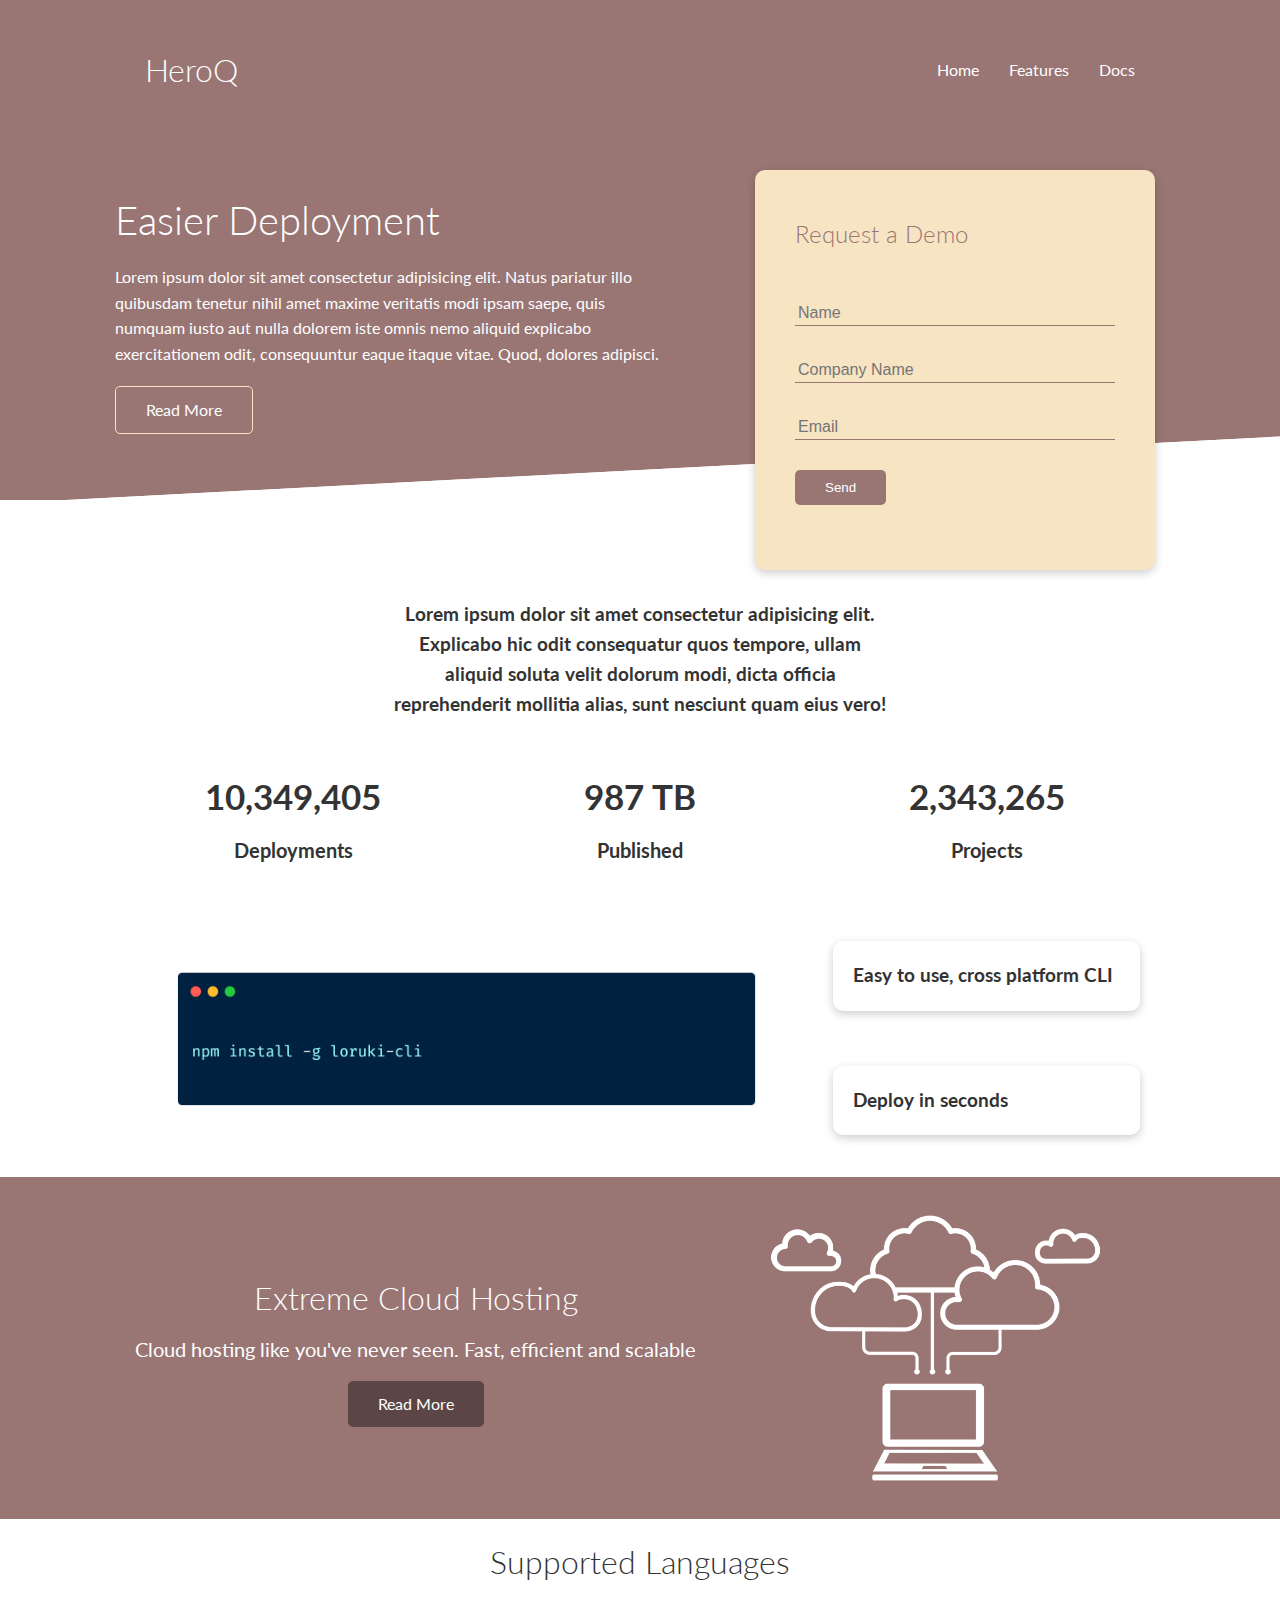
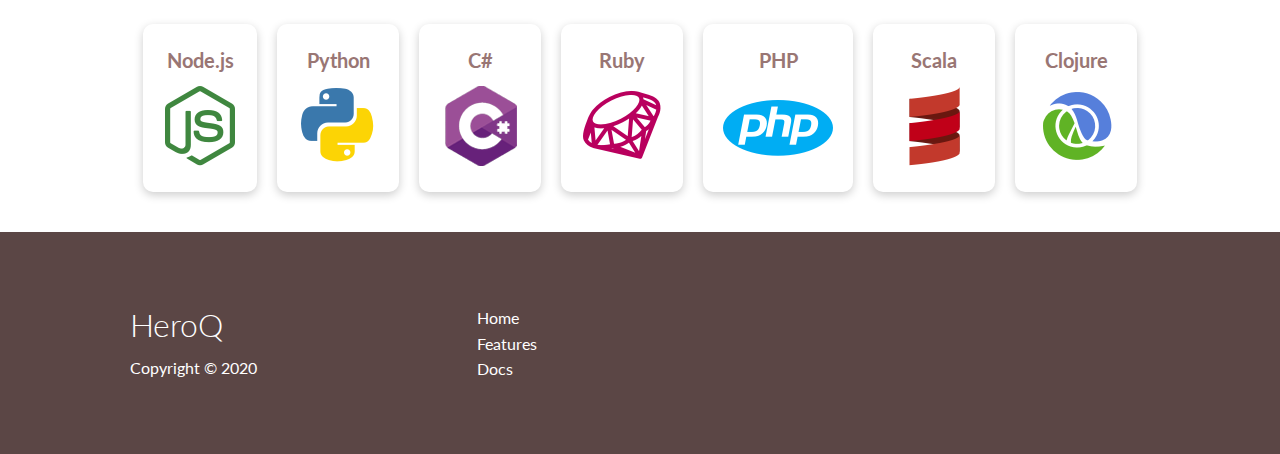
<file: index.html>
<!DOCTYPE html>
<html lang="en">
<head>
  <meta charset="UTF-8">
  <meta name="viewport" content="width=device-width, initial-scale=1.0">
  <link rel="stylesheet" href="https://cdnjs.cloudflare.com/ajax/libs/font-awesome/5.15.1/css/all.min.css" integrity="sha512-+4zCK9k+qNFUR5X+cKL9EIR+ZOhtIloNl9GIKS57V1MyNsYpYcUrUeQc9vNfzsWfV28IaLL3i96P9sdNyeRssA==" crossorigin="anonymous" />
  <link rel="stylesheet" href="css/utilities.css">
  <link rel="stylesheet" href="css/style.css">
  <title>HeroQ | Cloud Hosting For Everyone</title>
</head>
<body>
  <!-- Navbar -->
  <div class="navbar">
    <div class="container flex">
      <a href="#"><h1 class="logo">HeroQ</h1></a>
      <nav>
        <ul>
          <li><a href="index.html">Home</a></li>
          <li><a href="features.html">Features</a></li>
          <li><a href="docs.html">Docs</a></li>
        </ul>
      </nav>
    </div>
  </div>

  <!-- Showcase -->
  <section class="showcase">
    <div class="container grid">
      <div class="showcase-text">
        <h1>Easier Deployment</h1>
        <p>Lorem ipsum dolor sit amet consectetur adipisicing elit. Natus pariatur illo quibusdam tenetur nihil amet maxime veritatis modi ipsam saepe, quis numquam iusto aut nulla dolorem iste omnis nemo aliquid explicabo exercitationem odit, consequuntur eaque itaque vitae. Quod, dolores adipisci.</p>
        <a href="features.html" class="btn btn-outline">Read More</a>
      </div>
      <div class="showcase-form card">
        <h2>Request a Demo</h2>
        <form name="contact" method="POST" netlify-honeypot="bot-field"  data-netlify="true">
          <input type="hidden" name="form-name" value="contact">
          <p class="hidden">
            <label>Don’t fill this out if you're human: <input name="bot-field" /></label>
          </p>
          <div class="form-control">
            <input type="text" name="name" placeholder="Name" required>
          </div>
          <div class="form-control">
            <input type="text" name="company" placeholder="Company Name" required>
          </div>
          <div class="form-control">
            <input type="email" name="email" placeholder="Email" required>
          </div>
          <input type="submit" value="Send" class="btn btn-primary">
        </form>
      </div>
    </div>
  </section>

  <!-- Stats -->
  <section class="stats">
    <div class="container">
      <h3 class="stats-heading text-center my-1">
        Lorem ipsum dolor sit amet consectetur adipisicing elit. Explicabo hic odit consequatur quos tempore, ullam aliquid soluta velit dolorum modi, dicta officia reprehenderit mollitia alias, sunt nesciunt quam eius vero!
      </h3>

      <div class="grid grid-3 text-center my-4">
        <div>
          <i class="fas fa-server fa-3x"></i>
          <h3>10,349,405</h3>
          <p>Deployments</p> 
        </div>
        <div>
          <i class="fas fa-upload fa-3x"></i>
          <h3>987 TB</h3>
          <p>Published</p>
        </div>
        <div>
          <i class="fas fa-project-diagram fa-3x"></i>
          <h3>2,343,265</h3>
          <p>Projects</p>
        </div>
      </div>
    </div>
  </section>

  <!-- Cli -->
  <section class="cli">
    <div class="container grid">
      <img src="images/cli.png" alt="">
      <div class="card">
        <h3>Easy to use, cross platform CLI</h3>        
      </div>
      <div class="card">
        <h3>Deploy in seconds</h3>        
      </div>
    </div>
  </section>

  <!-- Cloud -->
  <section class="cloud bg-primary my-2 py-2">
    <div class="container grid">
      <div class="text-center">
        <h2 class="md">Extreme Cloud Hosting</h2>
        <p class="lead my-1">Cloud hosting like you've never seen.
          Fast, efficient and scalable
        </p>
        <a href="features.html" class="btn btn-dark">Read More</a>
      </div>
      <img src="images/cloud.png" alt="">
    </div>
  </section>

  <!-- Languages -->
  <section class="languages">
    <h2 class="md text-center my-2">
      Supported Languages
    </h2>
    <div class="container flex">
      <div class="card">
        <h4>Node.js</h4>
        <img src="images/logos/node.png" alt="">
      </div>
      <div class="card">
        <h4>Python</h4>
        <img src="images/logos/python.png" alt="">
      </div>
      <div class="card">
        <h4>C#</h4>
        <img src="images/logos/csharp.png" alt="">
      </div>
      <div class="card">
        <h4>Ruby</h4>
        <img src="images/logos/ruby.png" alt="">
      </div>
      <div class="card">
        <h4>PHP</h4>
        <img src="images/logos/php.png" alt="">
      </div>
      <div class="card">
        <h4>Scala</h4>
        <img src="images/logos/scala.png" alt="">
      </div>
      <div class="card">
        <h4>Clojure</h4>
        <img src="images/logos/clojure.png" alt="">
      </div>
    </div>
  </section>

  <!-- Footer -->
  <footer class="footer bg-dark py-5">
    <div class="container grid grid-3">
      <div>
        <h1>HeroQ</h1>
        <p>Copyright &copy; 2020</p>
      </div>
      <nav>
        <ul>
          <li><a href="index.html">Home</a></li>
          <li><a href="features.html">Features</a></li>
          <li><a href="docs.html">Docs</a></li>
        </ul>
      </nav>
      <div class="social">
        <a href="#"><i class="fab fa-github fa-2x"></i></a>
        <a href="#"><i class="fab fa-facebook fa-2x"></i></a>
        <a href="#"><i class="fab fa-instagram fa-2x"></i></a>
        <a href="#"><i class="fab fa-twitter fa-2x"></i></a>
      </div>
    </div>
  </footer>
</body>
</html>
</file>
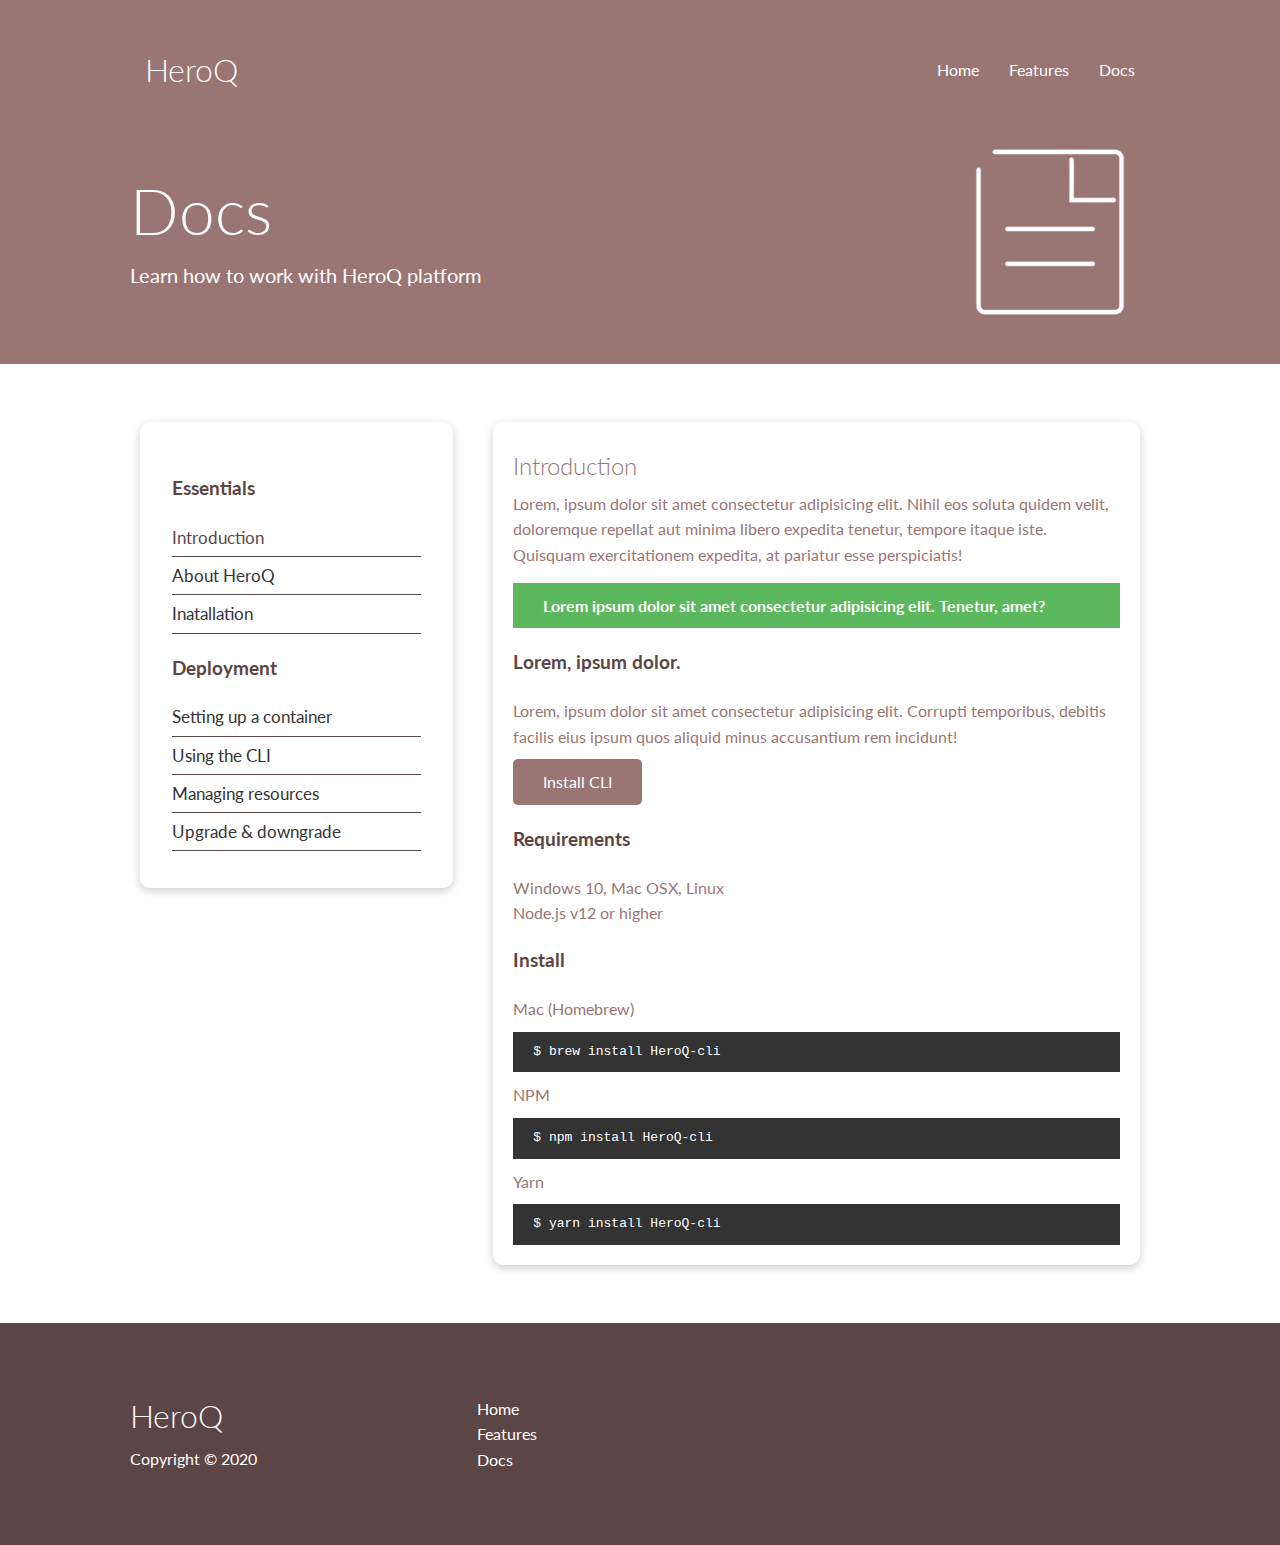
<file: docs.html>
<!DOCTYPE html>
<html lang="en">
<head>
  <meta charset="UTF-8">
  <meta name="viewport" content="width=device-width, initial-scale=1.0">
  <link rel="stylesheet" href="https://cdnjs.cloudflare.com/ajax/libs/font-awesome/5.15.1/css/all.min.css" integrity="sha512-+4zCK9k+qNFUR5X+cKL9EIR+ZOhtIloNl9GIKS57V1MyNsYpYcUrUeQc9vNfzsWfV28IaLL3i96P9sdNyeRssA==" crossorigin="anonymous" />
  <link rel="stylesheet" href="css/utilities.css">
  <link rel="stylesheet" href="css/style.css">
  <title>HeroQ | Cloud Hosting For Everyone</title>
</head>
<body>
  <!-- Navbar -->
  <div class="navbar">
    <div class="container flex">
      <a href="index.html"><h1 class="logo">HeroQ</h1></a>
      <nav>
        <ul>
          <li><a href="index.html">Home</a></li>
          <li><a href="features.html">Features</a></li>
          <li><a href="docs.html">Docs</a></li>
        </ul>
      </nav>
    </div>
  </div>

  <!-- Head -->
  <section class="docs-head bg-primary py-3">
    <div class="container grid">
      <div>
        <h1 class="xl">Docs</h1>
        <p class="lead">
          Learn how to work with HeroQ platform 
        </p>        
      </div>
      <img src="images/docs.png" alt="">
    </div>
  </section>

  <!-- Docs main -->
  <section class="docs-main my-4">
    <div class="container grid">
      <div class="card bg-light p-3">
        <h3 class="my-2">Essentials</h3>
        <nav>
          <ul>
            <li><a class="text-dark" href="#">Introduction</a></li>
            <li><a href="#">About HeroQ</a></li>
            <li><a href="#">Inatallation</a></li>
          </ul>
        </nav>

        <h3 class="my-2">Deployment</h3>
        <nav>
          <ul>
            <li><a href="#">Setting up a container</a></li>
            <li><a href="#">Using the CLI</a></li>
            <li><a href="#">Managing resources</a></li>
            <li><a href="#">Upgrade & downgrade</a></li>
          </ul>
        </nav>
      </div>

      <div class="card">
        <h2>Introduction</h2>
        <p>Lorem, ipsum dolor sit amet consectetur adipisicing elit. Nihil eos soluta quidem velit, doloremque repellat aut minima libero expedita tenetur, tempore itaque iste. Quisquam exercitationem expedita, at pariatur esse perspiciatis!</p>

        <div class="alert alert-success">
          <i class="fas fa-info"></i>Lorem ipsum dolor sit amet consectetur adipisicing elit. Tenetur, amet?
        </div>

        <h3>Lorem, ipsum dolor.</h3>
        <p>Lorem, ipsum dolor sit amet consectetur adipisicing elit. Corrupti temporibus, debitis facilis eius ipsum quos aliquid minus accusantium rem incidunt!</p>
        <a href="#" class="btn btn-primary">Install CLI</a>

        <h3>Requirements</h3>
        <ul>
          <li>Windows 10, Mac OSX, Linux</li>
          <li>Node.js v12 or higher</li>
        </ul>

        <h3>Install</h3>
        <p>Mac (Homebrew)</p>
        <pre><code>$ brew install HeroQ-cli</code></pre>
        <p>NPM</p>
        <pre><code>$ npm install HeroQ-cli</code></pre>
        <p>Yarn</p>
        <pre><code>$ yarn install HeroQ-cli</code></pre>
      </div>
    </div>
  </section>

 
  <!-- Footer -->
  <footer class="footer bg-dark py-5">
    <div class="container grid grid-3">
      <div>
        <h1>HeroQ</h1>
        <p>Copyright &copy; 2020</p>
      </div>
      <nav>
        <ul>
          <li><a href="index.html">Home</a></li>
          <li><a href="features.html">Features</a></li>
          <li><a href="docs.html">Docs</a></li>
        </ul>
      </nav>
      <div class="social">
        <a href="#"><i class="fab fa-github fa-2x"></i></a>
        <a href="#"><i class="fab fa-facebook fa-2x"></i></a>
        <a href="#"><i class="fab fa-instagram fa-2x"></i></a>
        <a href="#"><i class="fab fa-twitter fa-2x"></i></a>
      </div>
    </div>
  </footer>
</body>
</html>
</file>
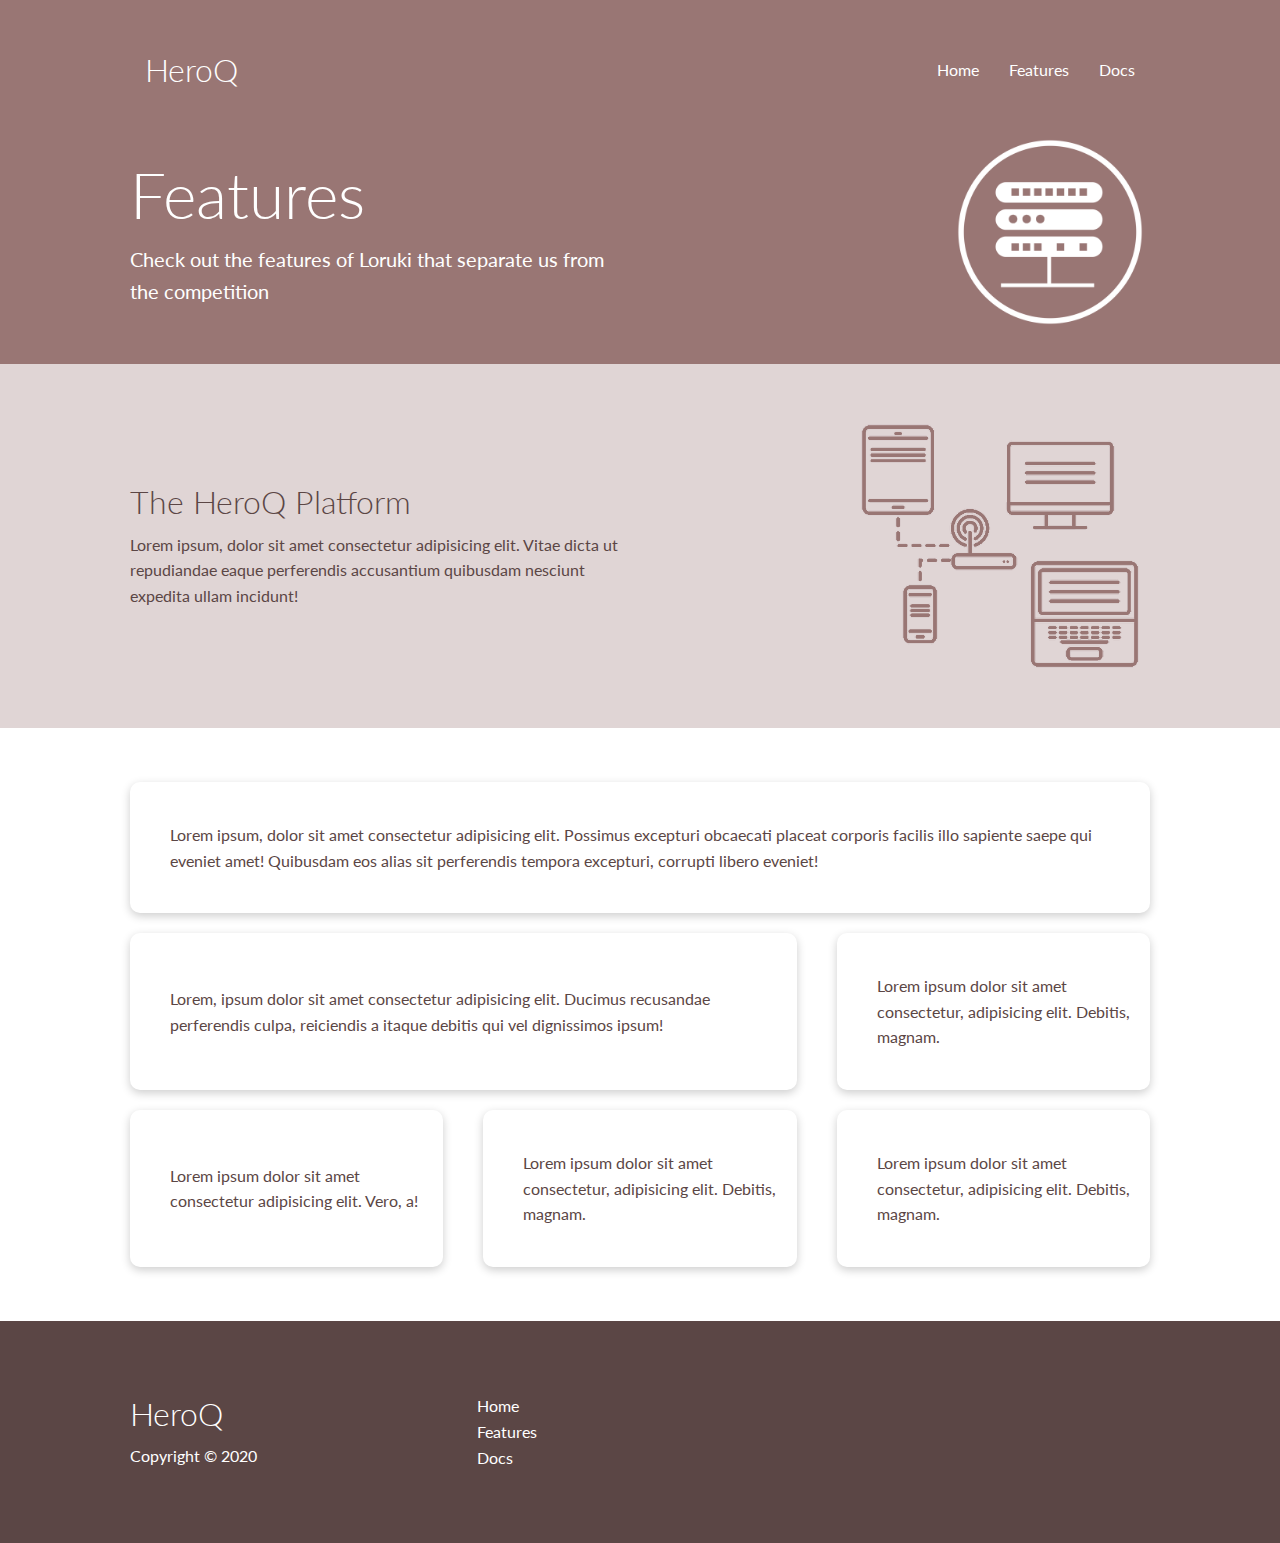
<file: features.html>
<!DOCTYPE html>
<html lang="en">
<head>
  <meta charset="UTF-8">
  <meta name="viewport" content="width=device-width, initial-scale=1.0">
  <link rel="stylesheet" href="https://cdnjs.cloudflare.com/ajax/libs/font-awesome/5.15.1/css/all.min.css" integrity="sha512-+4zCK9k+qNFUR5X+cKL9EIR+ZOhtIloNl9GIKS57V1MyNsYpYcUrUeQc9vNfzsWfV28IaLL3i96P9sdNyeRssA==" crossorigin="anonymous" />
  <link rel="stylesheet" href="css/utilities.css">
  <link rel="stylesheet" href="css/style.css">
  <title>HeroQ | Cloud Hosting For Everyone</title>
</head>
<body>
  <!-- Navbar -->
  <div class="navbar">
    <div class="container flex">
      <a href="index.html"><h1 class="logo">HeroQ</h1></a>
      <nav>
        <ul>
          <li><a href="index.html">Home</a></li>
          <li><a href="features.html">Features</a></li>
          <li><a href="docs.html">Docs</a></li>
        </ul>
      </nav>
    </div>
  </div>

  <!-- Head -->
  <section class="features-head bg-primary py-3">
    <div class="container grid">
      <div>
        <h1 class="xl">Features</h1>
        <p class="lead">
          Check out the features of Loruki that separate us from the competition
        </p>        
      </div>
      <img src="images/server.png" alt="">
    </div>
  </section>

  <!-- Sub head -->
  <section class="features-sub-head bg-light py-3">
    <div class="container grid">
      <div>
        <h1 class="md">The HeroQ Platform</h1>
        <p>
          Lorem ipsum, dolor sit amet consectetur adipisicing elit. Vitae dicta ut repudiandae eaque perferendis accusantium quibusdam nesciunt expedita ullam incidunt!
        </p>        
      </div>
      <img src="images/server3.png" alt="">
    </div>
  </section>

  <section class="features-main my-2">
    <div class="container grid grid-3">
      <div class="card flex">
        <i class="fas fa-server fa-3x"></i>
        <p>Lorem ipsum, dolor sit amet consectetur adipisicing elit. Possimus excepturi obcaecati placeat corporis facilis illo sapiente saepe qui eveniet amet! Quibusdam eos alias sit perferendis tempora excepturi, corrupti libero eveniet!</p>
      </div>
      <div class="card flex">
        <i class="fas fa-network-wired fa-3x"></i>
        <p>
            Lorem, ipsum dolor sit amet consectetur adipisicing elit. Ducimus
            recusandae perferendis culpa, reiciendis a itaque debitis qui vel
            dignissimos ipsum!
        </p>
    </div>
    <div class="card flex">
        <i class="fas fa-laptop-code fa-3x"></i>
        <p>
            Lorem ipsum dolor sit amet consectetur, adipisicing elit. Debitis,
            magnam.
        </p>
    </div>
    <div class="card flex">
        <i class="fas fa-database fa-3x"></i>
        <p>
            Lorem ipsum dolor sit amet consectetur adipisicing elit. Vero, a!
        </p>
    </div>
    <div class="card flex">
        <i class="fas fa-power-off fa-3x"></i>
        <p>
            Lorem ipsum dolor sit amet consectetur, adipisicing elit. Debitis,
            magnam.
        </p>
    </div>
    <div class="card flex">
        <i class="fas fa-upload fa-3x"></i>
        <p>
            Lorem ipsum dolor sit amet consectetur, adipisicing elit. Debitis,
            magnam.
        </p>
    </div>
    </div>
  </section>

  <!-- Footer -->
  <footer class="footer bg-dark py-5">
    <div class="container grid grid-3">
      <div>
        <h1>HeroQ</h1>
        <p>Copyright &copy; 2020</p>
      </div>
      <nav>
        <ul>
          <li><a href="index.html">Home</a></li>
          <li><a href="features.html">Features</a></li>
          <li><a href="docs.html">Docs</a></li>
        </ul>
      </nav>
      <div class="social">
        <a href="#"><i class="fab fa-github fa-2x"></i></a>
        <a href="#"><i class="fab fa-facebook fa-2x"></i></a>
        <a href="#"><i class="fab fa-instagram fa-2x"></i></a>
        <a href="#"><i class="fab fa-twitter fa-2x"></i></a>
      </div>
    </div>
  </footer>
</body>
</html>
</file>
<file: css/utilities.css>
.container {
  max-width: 1100px;
  margin: 0 auto;
  overflow: auto;
  padding: 0 40px;
}

.card {
  background-color: var(--secondary-color);
  color: var(--primary-color);
  border-radius: 10px;
  box-shadow: 0 3px 10px rgba(0, 0, 0, 0.2);
  padding: 20px;
  margin: 10px;
}

.btn {
  display: inline-block;
  padding: 10px 30px;
  cursor: pointer;
  background-color: var(--primary-color);
  color: white;
  border: none;
  border-radius: 5px;
}

.btn-outline {
  background-color: transparent;
  border: 1px var(--secondary-color) solid;
}

.btn:hover {
  transform: scale(0.98);
}

/* Backgrounds & colored buttons */
.bg-primary, 
.btn-primary {
  background-color: var(--primary-color);
  color: white;
}

.bg-secondary, 
.btn-secondary {
  background-color: var(--secondary-color);
  color: white;
}

.bg-dark, 
.btn-dark {
  background-color: var(--dark-color);
  color: white;
}

.bg-light, 
.btn-light {
  background-color: var(--light-color);
  color: white;
}

/* Text colors */
.text-primary {
  color: var(--primary-color);
}

.text-secondary {
  color: var(--secondary-color);
}

.text-dark {
  color: var(--dark-color);
}

.text-light {
  color: var(--light-color);
  color: white;
}

.bg-primary a, 
.btn-primary a, 
.bg-secondary a, 
.btn-secondary a,
.bg-dark a, 
.btn-dark a {
  color: white;
}

/* Text sizes */
.lead {
  font-size: 20px;
}

.sm {
  font-size: 1rem;
}

.md {
  font-size: 2rem;
}

.lg {
  font-size: 3rem;
}

.xl {
  font-size: 4rem;
}

.text-center {
  text-align: center;
}

/* Alert */
.alert {
  background-color: var(--light-color);
  padding: 10px 20px;
  font-weight: bold;
  margin: 15px 0;
}

.alert i {
  margin-right: 10px;
}

.alert-success {
  background-color: var(--success-color);
  color: white;
}

.alert-error {
  background-color: var(--error-color);
  color: white;
}

.flex {
  display: flex;
  justify-content: center;
  align-items: center;
  height: 100%;
}

.grid {
  display: grid;
  grid-template-columns: repeat(2, 1fr);
  gap: 20px;
  justify-content: center;
  align-items: center;
  height: 100%;
}

.grid-3 {
  grid-template-columns: repeat(3, 1fr);
}

/* Margin */
.my-1 {
  margin: 1rem 0;
}

.my-2 {
  margin: 1.5rem 0;
}

.my-3 {
  margin: 2rem 0;
}

.my-4 {
  margin: 3rem 0;
}

.my-5 {
  margin: 4rem 0;
}

.m-1 {
  margin: 1rem;
}

.m-2 {
  margin: 1.5rem;
}

.m-3 {
  margin: 2rem;
}

.m-4 {
  margin: 3rem;
}

.m-5 {
  margin: 4rem;
}

/* Padding */
.py-1 {
  padding: 1rem 0;
}

.py-2 {
  padding: 1.5rem 0;
}

.py-3 {
  padding: 2rem 0;
}

.py-4 {
  padding: 3rem 0;
}

.py-5 {
  padding: 4rem 0;
}

.p-1 {
  padding: 1rem;
}

.p-2 {
  padding: 1.5rem;
}

.p-3 {
  padding: 2rem;
}

.p-4 {
  padding: 3rem;
}

.p-5 {
  padding: 4rem;
}
</file>
<file: css/style.css>
@import url('https://fonts.googleapis.com/css2?family=Lato:wght@300&display=swap');

:root {
  --primary-color: #997674;
  --secondary-color: #f7e4c3;
  --dark-color: #5b4645;
  --light-color: #e0d5d5;
  --success-color: #5cb85c;
  --error-color: #d9534f;
}

* {
  box-sizing: border-box;
  padding: 0;
  margin: 0;
}

body {
  font-family: 'Lato', sans-serif;
  color: #333;
  line-height: 1.6;
}

ul {
  list-style-type: none;
}

a {
  text-decoration: none;
  color: #333;
}

h1,
h2 {
  font-weight: 300;
  line-height: 1.2;
  margin: 10px 0;
}

p {
  margin: 10px 0;
}

img {
  width: 100%;
}

code,
pre {
  background: #333;
  color: white;
  padding: 10px;
}

.hidden {
  visibility: hidden;
  height: 0;
}

/* Navbar */
.navbar {
  background-color: var(--primary-color);
  color: white;
  height: 100px;
  padding-top: 40px;
}

.navbar ul {
  display: flex;
}

.navbar a {
  color: white;
  padding: 10px;
  margin: 0 5px;
}

.navbar a:hover {
  border-bottom: 2px var(--secondary-color) solid;
}

.navbar .flex {
  justify-content: space-between;
  overflow: hidden;
}

/* Showcase */
.showcase {
  height: 400px;
  background-color: var(--primary-color);
  color: white;
  position: relative;
}

.showcase h1 {
  font-size: 40px;
}

.showcase p {
  margin: 20px 0;
}

.showcase .grid {
  grid-template-columns: 55% 45%;
  gap: 30px;
  overflow: visible;
}

.showcase-text {
  animation: slideInFromLeft 1s ease-in;
}

.showcase-form {
  position: relative;
  top: 60px;
  height: 400px;
  width: 400px;
  padding: 40px;
  z-index: 100;
  justify-self: flex-end;
  animation: slideInFromRight 1s ease-in;
}

.showcase-form .form-control {
  margin: 30px 0;
}

.showcase-form input[type='text'],
.showcase-form input[type='email'] {
  background-color: var(--secondary-color);
  color: var(--primary-color);
  border: 0;
  border-bottom: 1px solid var(--primary-color);
  width: 100%;
  padding: 3px;
  font-size: 16px;
}

.showcase-form input:focus {
  outline: none;
}

.showcase::before,
.showcase::after {
  content: '';
  position: absolute;
  height: 100px;
  bottom: -70px;
  right: 0;
  left: 0;
  background: white;
  transform: skewY(-3deg);
  -webkit-transform: skewY(-3deg);
  -moz-transform: skewY(-3deg);
  -ms-transform: skewY(-3deg);
}

/* Stats */
.stats {
  padding-top: 100px;
  animation: slideInFromBottom 1s ease-in;
}

.stats-heading {
  max-width: 500px;
  margin: auto;
}

.stats .grid h3 {
  font-size: 35px;
}

.stats .grid p {
  font-size: 20px;
  font-weight: bold;
}

/* Cli */
.cli .grid {
  grid-template-columns: repeat(3, 1fr);
  grid-template-rows: repeat(2, 1fr);
}

/* Whatever the first chid is, follow the next style */
.cli .grid > *:first-child {
  grid-column: 1 / span 2; /* span 2 columns */
  grid-row: 1 / span 2; /* span 2 rows */
}

.cli .grid .card {
  background-color: #fff;
  color: #333;
}

/* Cloud */
.cloud .grid {
  grid-template-columns: 4fr 3fr;
}

/* Languages */
.languages .flex {
  flex-wrap: wrap; /* The cards will go to the next line when the window is resized */
}

.languages .container .card {
  background-color: white;
  text-align: center;
  margin: 18px 10px 40px;
  transition: transform 0.2s ease-in;
}

.languages .card h4 {
  font-size: 20px;
  margin-bottom: 10px;
}

.languages .card:hover {
  transform: translateY(-15px);
}

/* Features */
.features-head img,
.docs-head img {
  width: 200px;
  justify-self: flex-end;
}

.features-sub-head img {
  width: 300px;
  justify-self: flex-end;
}

.features-sub-head .grid {
  color: var(--dark-color);
}

.features-main .grid {
  padding: 30px;
}

.features-main .grid > *:first-child {
  grid-column: 1 / span 3;
}

.features-main .grid > *:nth-child(2) {
  grid-column: 1 / span 2;
}

.features-main .container .card {
  background-color: white;
  color: var(--dark-color);
}

.features-main .container .card > i {
  margin-right: 20px;
}

/* Docs */
.docs-main h3 {
  margin: 20px 0;
}

.docs-main .grid {
  grid-template-columns: 1fr 2fr;
  align-items: flex-start;
}

.docs-main .grid .card {
  background-color: white;
}

.docs-main .grid .card h3 {
  color: var(--dark-color);
}

.docs-main nav li {
  color: var(--primary-color);
  font-size: 17px;
  padding-bottom: 5px;
  margin-bottom: 5px;
  border-bottom: 1px var(--dark-color) solid;
}

.docs-main a:hover {
  font-weight: bold;
}

/* Footer */
.footer .social a {
  margin: 0 10px;
}

/* Animations */
@keyframes slideInFromLeft {
  0% {
    transform: translateX(-100%);
  }

  100% {
    transform: translateX(0);
  }
}

@keyframes slideInFromRight {
  0% {
    transform: translateX(100%);
  }

  100% {
    transform: translateX(0);
  }
}

@keyframes slideInFromTop {
  0% {
    transform: translateY(-100%);
  }

  100% {
    transform: translateY(0);
  }
}

@keyframes slideInFromBottom {
  0% {
    transform: translateY(100%);
  }

  100% {
    transform: translateY(0);
  }
}

/* Tablet and under */
@media (max-width: 768px) {
  .grid,
  .showcase .grid,
  .stats .grid,
  .cli .grid,
  .cloud .grid,
  .features-main .grid,
  .docs-main .grid {
    grid-template-columns: 1fr;
    grid-template-rows: 1fr;
  }

  .showcase {
    height: auto;
  }

  .showcase-text {
    text-align: center;
    margin-top: 40px;
  }

  .showcase-form {
    justify-self: center;
    margin: auto;
  }

  .cli .grid > *:first-child {
    grid-column: 1;
    grid-row: 1;
  }

  .features-head,
  .features-sub-head,
  .docs-head {
    text-align: center;
  }

  .features-head img,
  .features-sub-head img,
  .docs-head img {
    justify-self: center;
  }

  .features-main .grid > *:first-child,
  .features-main .grid > *:nth-child(2) {
    grid-column: 1;
  }
}

/* Mobile */
@media (max-width: 500px) {
  .navbar {
    height: 110px;
  }

  .navbar .flex {
    flex-direction: column;
  }

  .navbar ul {
    padding: 5px 10px;
    background-color: rgba(0, 0, 0, 0.1);
  }
}
</file>
